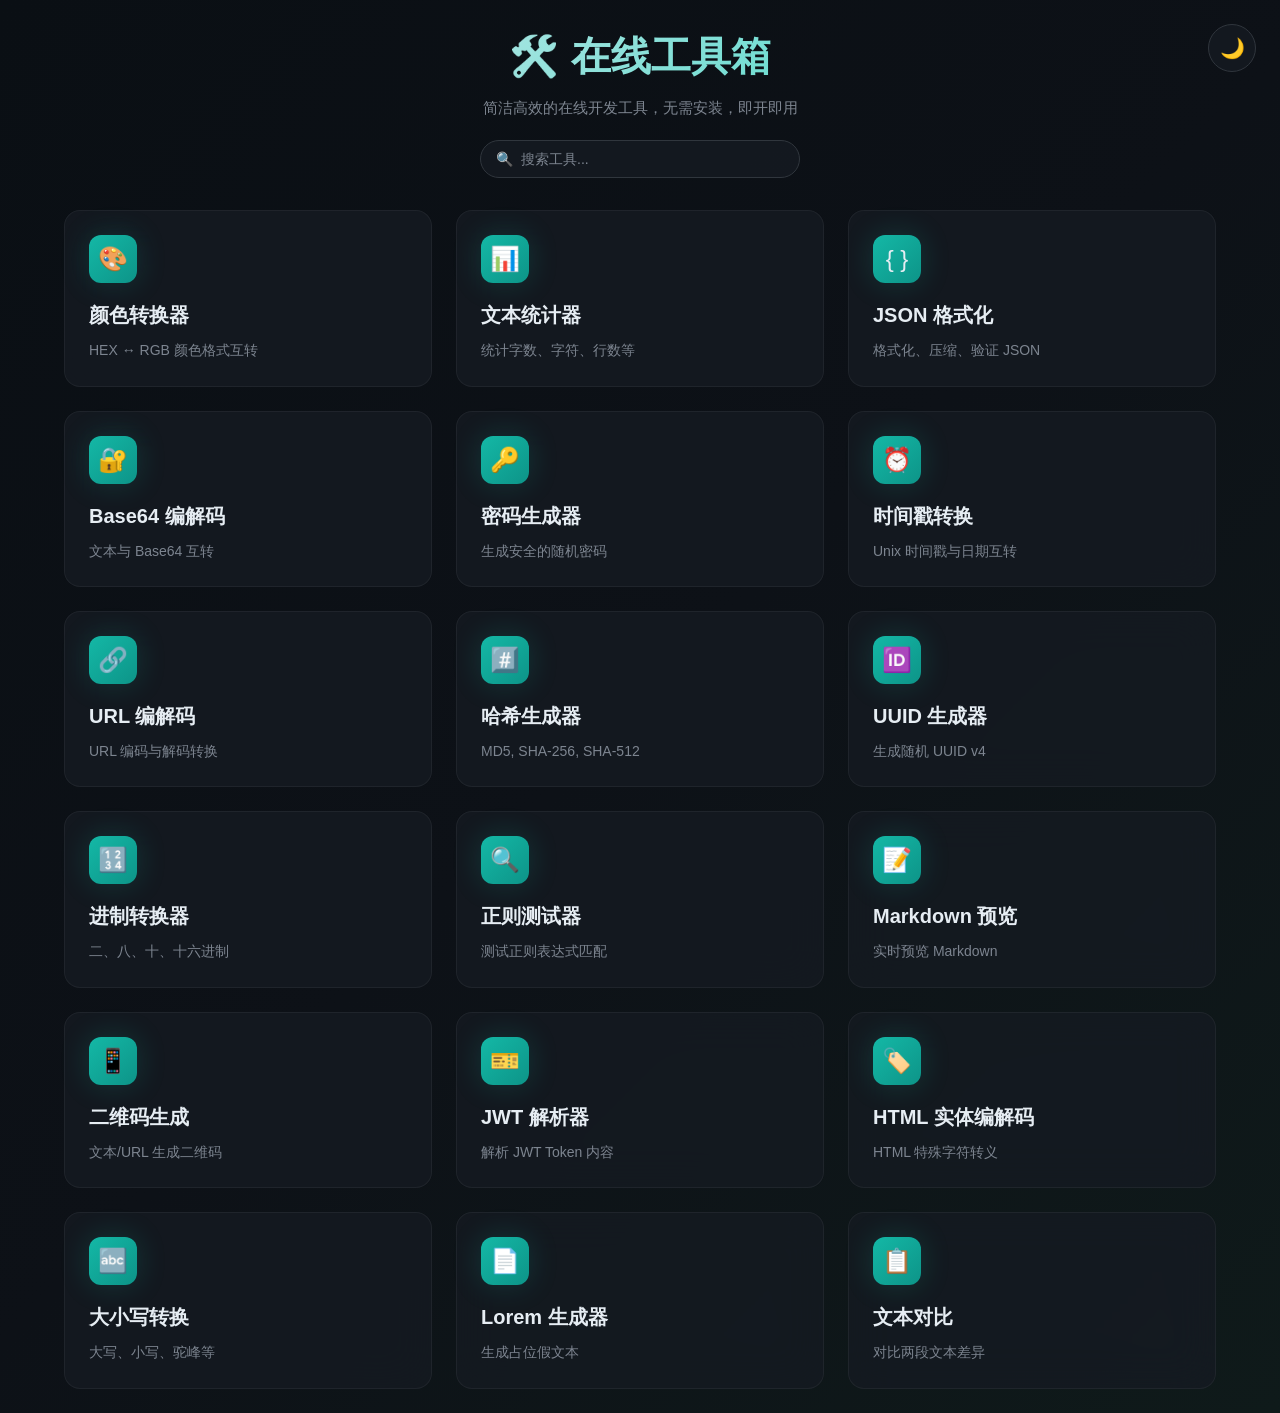
<file: public/index.html>
<!DOCTYPE html>
<html lang="zh-CN">

<head>
  <meta charset="UTF-8">
  <meta name="viewport" content="width=device-width, initial-scale=1.0">
  <title>在线工具箱 - 简洁高效的开发工具</title>
  <link rel="stylesheet" href="styles.css">
  <link rel="icon" href="favicon.ico" type="image/x-icon">
</head>

<body>
  <!-- Theme Toggle -->
  <button class="theme-toggle" onclick="toggleTheme()" title="切换主题">🌙</button>

  <div class="container">
    <!-- 首页 -->
    <div id="home-page">
      <header class="header">
        <h1>🛠️ 在线工具箱</h1>
        <p class="subtitle">简洁高效的在线开发工具，无需安装，即开即用</p>
        <!-- Search Box -->
        <div class="search-container">
          <div class="search-wrapper">
            <span class="search-icon">🔍</span>
            <input type="text" class="search-input" id="search-input" placeholder="搜索工具..."
              oninput="filterTools(this.value)">
          </div>
        </div>
      </header>

      <div class="tools-grid" id="tools-grid"></div>
    </div>

    <!-- 工具页面容器 -->
    <div id="tool-page" class="hidden">
      <button class="btn-back" onclick="goHome()">← 返回</button>
      <div id="tool-content"></div>
    </div>
  </div>

  <script src="tools.js"></script>
  <script src="app.js"></script>
</body>

</html>
</file>
<file: public/styles.css>
/* Use system fonts with fallback - no external dependency */
* {
  margin: 0;
  padding: 0;
  box-sizing: border-box;
}

:root {
  --bg: #0d1117;
  --bg-card: rgba(22, 27, 34, 0.8);
  --bg-card-hover: rgba(33, 38, 45, 0.9);
  --bg-input: #161b22;
  --text: #e6edf3;
  --text-muted: #7d8590;
  --primary: #14b8a6;
  --primary-glow: #2dd4bf;
  --border: #30363d;
  --accent: #f59e0b;
  --error: #f87171;
}

/* Light theme */
[data-theme="light"] {
  --bg: #f5f5f5;
  --bg-card: rgba(255, 255, 255, 0.9);
  --bg-card-hover: rgba(245, 245, 245, 0.95);
  --bg-input: #ffffff;
  --text: #1f2937;
  --text-muted: #6b7280;
  --border: #e5e7eb;
}

[data-theme="light"] body {
  background: linear-gradient(135deg, #f0f9ff 0%, #f5f5f5 50%, #ecfdf5 100%);
}

body {
  font-family: -apple-system, BlinkMacSystemFont, 'Segoe UI', Roboto, 'PingFang SC', 'Microsoft YaHei', sans-serif;
  background: linear-gradient(135deg, #0a0f14 0%, #0d1117 50%, #0f1a1a 100%);
  color: var(--text);
  min-height: 100vh;
  line-height: 1.6;
}

.container {
  max-width: 1200px;
  margin: 0 auto;
  padding: 1.5rem 1.5rem;
}

.hidden {
  display: none !important;
}

/* Header */
.header {
  text-align: center;
  margin-bottom: 2rem;
  animation: fadeIn 0.5s ease-out;
}

.header h1 {
  font-size: clamp(1.75rem, 5vw, 2.5rem);
  font-weight: 700;
  margin-bottom: 0.5rem;
  background: linear-gradient(135deg, var(--text), var(--primary-glow));
  -webkit-background-clip: text;
  -webkit-text-fill-color: transparent;
  background-clip: text;
}

.subtitle {
  font-size: 0.95rem;
  color: var(--text-muted);
  margin-bottom: 1.25rem;
}

/* Tools Grid */
.tools-grid {
  display: grid;
  grid-template-columns: repeat(auto-fill, minmax(280px, 1fr));
  gap: 1.5rem;
}

/* Tool Card */
.tool-card {
  background: var(--bg-card);
  backdrop-filter: blur(20px);
  border: 1px solid rgba(255, 255, 255, 0.05);
  border-radius: 1rem;
  padding: 1.5rem;
  cursor: pointer;
  transition: all 0.3s cubic-bezier(0.4, 0, 0.2, 1);
  animation: slideUp 0.5s ease-out backwards;
}

.tool-card:hover {
  background: var(--bg-card-hover);
  border-color: rgba(20, 184, 166, 0.2);
  transform: translateY(-4px);
  box-shadow: 0 8px 32px -4px rgba(20, 184, 166, 0.15);
}

.tool-icon {
  width: 3rem;
  height: 3rem;
  display: flex;
  align-items: center;
  justify-content: center;
  font-size: 1.5rem;
  background: linear-gradient(135deg, var(--primary), #0d9488);
  border-radius: 0.75rem;
  margin-bottom: 1rem;
  box-shadow: 0 0 30px rgba(20, 184, 166, 0.2);
}

.tool-card h3 {
  font-size: 1.25rem;
  font-weight: 600;
  margin-bottom: 0.5rem;
}

.tool-card p {
  font-size: 0.875rem;
  color: var(--text-muted);
}

/* Buttons */
.btn-back {
  display: inline-flex;
  align-items: center;
  gap: 0.5rem;
  padding: 0.75rem 1.25rem;
  background: var(--bg-card);
  border: 1px solid var(--border);
  border-radius: 0.5rem;
  color: var(--text);
  font-size: 0.875rem;
  cursor: pointer;
  margin-bottom: 1.5rem;
  transition: all 0.2s;
}

.btn-back:hover {
  background: var(--bg-card-hover);
  border-color: rgba(20, 184, 166, 0.3);
}

.btn-primary {
  padding: 0.75rem 1.5rem;
  background: linear-gradient(135deg, var(--primary), #0d9488);
  border: none;
  border-radius: 0.5rem;
  color: #0d1117;
  font-weight: 500;
  cursor: pointer;
  transition: all 0.2s;
}

.btn-primary:hover {
  opacity: 0.9;
  transform: translateY(-2px);
  box-shadow: 0 0 30px rgba(20, 184, 166, 0.3);
}

.btn-primary:disabled {
  opacity: 0.5;
  cursor: not-allowed;
  transform: none;
}

.btn-secondary {
  padding: 0.5rem 1rem;
  background: var(--bg-card);
  border: 1px solid var(--border);
  border-radius: 0.5rem;
  color: var(--text);
  font-size: 0.875rem;
  cursor: pointer;
  transition: all 0.2s;
}

.btn-secondary:hover {
  background: var(--bg-card-hover);
  border-color: rgba(20, 184, 166, 0.3);
}

/* Glass Card */
.glass-card {
  background: var(--bg-card);
  backdrop-filter: blur(20px);
  border: 1px solid rgba(255, 255, 255, 0.05);
  border-radius: 1rem;
  padding: 2rem;
  animation: slideUp 0.5s ease-out;
}

.tool-header {
  display: flex;
  align-items: center;
  gap: 1rem;
  margin-bottom: 2rem;
}

.tool-header .tool-icon {
  margin-bottom: 0;
}

.tool-header h2 {
  font-size: 1.5rem;
  font-weight: 600;
}

.tool-header p {
  color: var(--text-muted);
  font-size: 0.875rem;
}

/* Form Elements */
.input-field,
.textarea-field {
  width: 100%;
  padding: 0.75rem 1rem;
  background: var(--bg-input);
  border: 1px solid var(--border);
  border-radius: 0.5rem;
  color: var(--text);
  font-size: 1rem;
  font-family: inherit;
  transition: all 0.2s;
}

.textarea-field {
  resize: vertical;
  font-family: 'SF Mono', Monaco, monospace;
  font-size: 0.875rem;
}

.input-field:focus,
.textarea-field:focus {
  outline: none;
  border-color: rgba(20, 184, 166, 0.5);
  box-shadow: 0 0 0 3px rgba(20, 184, 166, 0.1);
}

.input-field::placeholder,
.textarea-field::placeholder {
  color: var(--text-muted);
}

label {
  display: block;
  font-size: 0.875rem;
  font-weight: 500;
  color: var(--text-muted);
  margin-bottom: 0.5rem;
}

select {
  appearance: none;
  background-image: url("data:image/svg+xml,%3Csvg xmlns='http://www.w3.org/2000/svg' fill='none' viewBox='0 0 24 24' stroke='%237d8590'%3E%3Cpath stroke-linecap='round' stroke-linejoin='round' stroke-width='2' d='M19 9l-7 7-7-7'%3E%3C/path%3E%3C/svg%3E");
  background-repeat: no-repeat;
  background-position: right 0.75rem center;
  background-size: 1rem;
  padding-right: 2.5rem;
}

/* Result Box */
.result-box {
  padding: 1rem;
  background: rgba(22, 27, 34, 0.5);
  border: 1px solid var(--border);
  border-radius: 0.5rem;
  font-family: 'SF Mono', Monaco, monospace;
  font-size: 0.875rem;
  word-break: break-all;
}

/* Grid */
.grid-2 {
  display: grid;
  grid-template-columns: repeat(2, 1fr);
  gap: 1rem;
}

.grid-3 {
  display: grid;
  grid-template-columns: repeat(3, 1fr);
  gap: 0.75rem;
}

@media (max-width: 768px) {

  .grid-2,
  .grid-3 {
    grid-template-columns: 1fr;
  }
}

/* Button Group */
.btn-group {
  display: flex;
  flex-wrap: wrap;
  gap: 0.75rem;
  margin-top: 1.5rem;
}

/* Mode Toggle */
.mode-toggle {
  display: flex;
  gap: 0.5rem;
  margin-bottom: 1.5rem;
}

.mode-btn {
  flex: 1;
  padding: 0.75rem;
  background: var(--bg-card);
  border: 1px solid var(--border);
  border-radius: 0.5rem;
  color: var(--text);
  font-weight: 500;
  cursor: pointer;
  transition: all 0.2s;
}

.mode-btn.active {
  background: var(--primary);
  border-color: var(--primary);
  color: #0d1117;
}

.mode-btn:not(.active):hover {
  background: var(--bg-card-hover);
}

/* Color Preview */
.color-preview {
  width: 100%;
  height: 12rem;
  border-radius: 1rem;
  border: 1px solid var(--border);
  margin-bottom: 1rem;
  transition: background-color 0.3s;
}

/* Stats Grid */
.stats-grid {
  display: grid;
  grid-template-columns: repeat(2, 1fr);
  gap: 0.75rem;
}

@media (min-width: 768px) {
  .stats-grid {
    grid-template-columns: repeat(4, 1fr);
  }
}

.stat-item {
  padding: 1rem;
  background: rgba(22, 27, 34, 0.5);
  border: 1px solid var(--border);
  border-radius: 0.5rem;
}

.stat-item .icon {
  margin-bottom: 0.25rem;
}

.stat-item .label {
  font-size: 0.75rem;
  color: var(--text-muted);
  margin-bottom: 0.25rem;
}

.stat-item .value {
  font-size: 1.5rem;
  font-weight: 700;
  color: var(--primary);
}

/* Error */
.error-box {
  padding: 1rem;
  background: rgba(248, 113, 113, 0.1);
  border: 1px solid rgba(248, 113, 113, 0.2);
  border-radius: 0.5rem;
  color: var(--error);
  font-size: 0.875rem;
  margin-top: 1rem;
}

/* Strength Bar */
.strength-bar {
  display: flex;
  gap: 0.25rem;
  align-items: center;
  margin-top: 0.75rem;
}

.strength-segment {
  width: 2rem;
  height: 0.5rem;
  background: var(--bg-card);
  border-radius: 0.25rem;
  transition: background 0.3s;
}

.strength-segment.weak {
  background: var(--error);
}

.strength-segment.medium {
  background: var(--accent);
}

.strength-segment.strong {
  background: var(--primary);
}

/* Slider */
input[type="range"] {
  width: 100%;
  height: 0.5rem;
  background: var(--bg-card);
  border-radius: 0.25rem;
  appearance: none;
  cursor: pointer;
}

input[type="range"]::-webkit-slider-thumb {
  appearance: none;
  width: 1.25rem;
  height: 1.25rem;
  background: var(--primary);
  border-radius: 50%;
  cursor: pointer;
}

/* Checkbox */
.checkbox-group {
  display: flex;
  flex-direction: column;
  gap: 0.75rem;
}

.checkbox-label {
  display: flex;
  align-items: center;
  gap: 0.75rem;
  cursor: pointer;
  font-size: 0.875rem;
}

.checkbox-label input[type="checkbox"] {
  width: 1.25rem;
  height: 1.25rem;
  accent-color: var(--primary);
}

/* Current Time Display */
.current-time {
  text-align: center;
  padding: 1.5rem;
  background: rgba(22, 27, 34, 0.5);
  border: 1px solid var(--border);
  border-radius: 0.5rem;
  margin-bottom: 2rem;
}

.current-time .label {
  font-size: 0.875rem;
  color: var(--text-muted);
  margin-bottom: 0.5rem;
}

.current-time .datetime {
  font-size: 1.5rem;
  font-weight: 700;
  color: var(--primary);
  margin-bottom: 0.25rem;
}

.current-time .timestamp {
  font-family: 'SF Mono', Monaco, monospace;
  color: var(--text-muted);
}

/* History List */
.history-list {
  margin-top: 1.5rem;
}

.history-item {
  display: flex;
  align-items: center;
  justify-content: space-between;
  padding: 0.75rem 1rem;
  background: rgba(22, 27, 34, 0.3);
  border-radius: 0.5rem;
  margin-bottom: 0.5rem;
  font-family: 'SF Mono', Monaco, monospace;
  font-size: 0.875rem;
}

.history-item button {
  font-size: 0.75rem;
  color: var(--primary);
  background: none;
  border: none;
  cursor: pointer;
}

.history-item button:hover {
  text-decoration: underline;
}

/* Animations */
@keyframes fadeIn {
  from {
    opacity: 0;
  }

  to {
    opacity: 1;
  }
}

@keyframes slideUp {
  from {
    opacity: 0;
    transform: translateY(20px);
  }

  to {
    opacity: 1;
    transform: translateY(0);
  }
}

/* Spacing */
.mb-1 {
  margin-bottom: 0.5rem;
}

.mb-2 {
  margin-bottom: 1rem;
}

.mb-3 {
  margin-bottom: 1.5rem;
}

.mt-2 {
  margin-top: 1rem;
}

.mt-3 {
  margin-top: 1.5rem;
}

.gap-2 {
  gap: 1rem;
}

.flex {
  display: flex;
}

.items-center {
  align-items: center;
}

.justify-between {
  justify-content: space-between;
}

.flex-wrap {
  flex-wrap: wrap;
}

.text-primary {
  color: var(--primary);
}

.text-muted {
  color: var(--text-muted);
}

.text-sm {
  font-size: 0.875rem;
}

.text-xs {
  font-size: 0.75rem;
}

.font-mono {
  font-family: 'SF Mono', Monaco, monospace;
}

.font-bold {
  font-weight: 700;
}

.break-all {
  word-break: break-all;
}

/* Toast Notification */
.toast {
  position: fixed;
  bottom: 2rem;
  left: 50%;
  transform: translateX(-50%) translateY(100px);
  padding: 0.75rem 1.5rem;
  background: var(--primary);
  color: #0d1117;
  font-weight: 500;
  border-radius: 0.5rem;
  box-shadow: 0 4px 20px rgba(20, 184, 166, 0.3);
  opacity: 0;
  transition: all 0.3s ease;
  z-index: 1000;
}

.toast.show {
  transform: translateX(-50%) translateY(0);
  opacity: 1;
}

.toast.error {
  background: var(--error);
  box-shadow: 0 4px 20px rgba(248, 113, 113, 0.3);
}

/* Theme Toggle Button */
.theme-toggle {
  position: fixed;
  top: 1.5rem;
  right: 1.5rem;
  width: 3rem;
  height: 3rem;
  background: var(--bg-card);
  border: 1px solid var(--border);
  border-radius: 50%;
  cursor: pointer;
  display: flex;
  align-items: center;
  justify-content: center;
  font-size: 1.25rem;
  transition: all 0.3s;
  z-index: 100;
}

.theme-toggle:hover {
  background: var(--bg-card-hover);
  border-color: var(--primary);
  transform: rotate(15deg);
}

/* Search Box */
.search-container {
  max-width: 320px;
  margin: 0 auto;
}

.search-input {
  width: 100%;
  padding: 0.625rem 1rem;
  padding-left: 2.5rem;
  background: var(--bg-card);
  border: 1px solid var(--border);
  border-radius: 9999px;
  color: var(--text);
  font-size: 0.875rem;
  transition: all 0.2s;
}

.search-input:focus {
  outline: none;
  border-color: var(--primary);
  box-shadow: 0 0 0 3px rgba(20, 184, 166, 0.1);
}

.search-input::placeholder {
  color: var(--text-muted);
}

.search-wrapper {
  position: relative;
}

.search-icon {
  position: absolute;
  left: 1rem;
  top: 50%;
  transform: translateY(-50%);
  color: var(--text-muted);
  pointer-events: none;
  font-size: 0.875rem;
}
</file>
